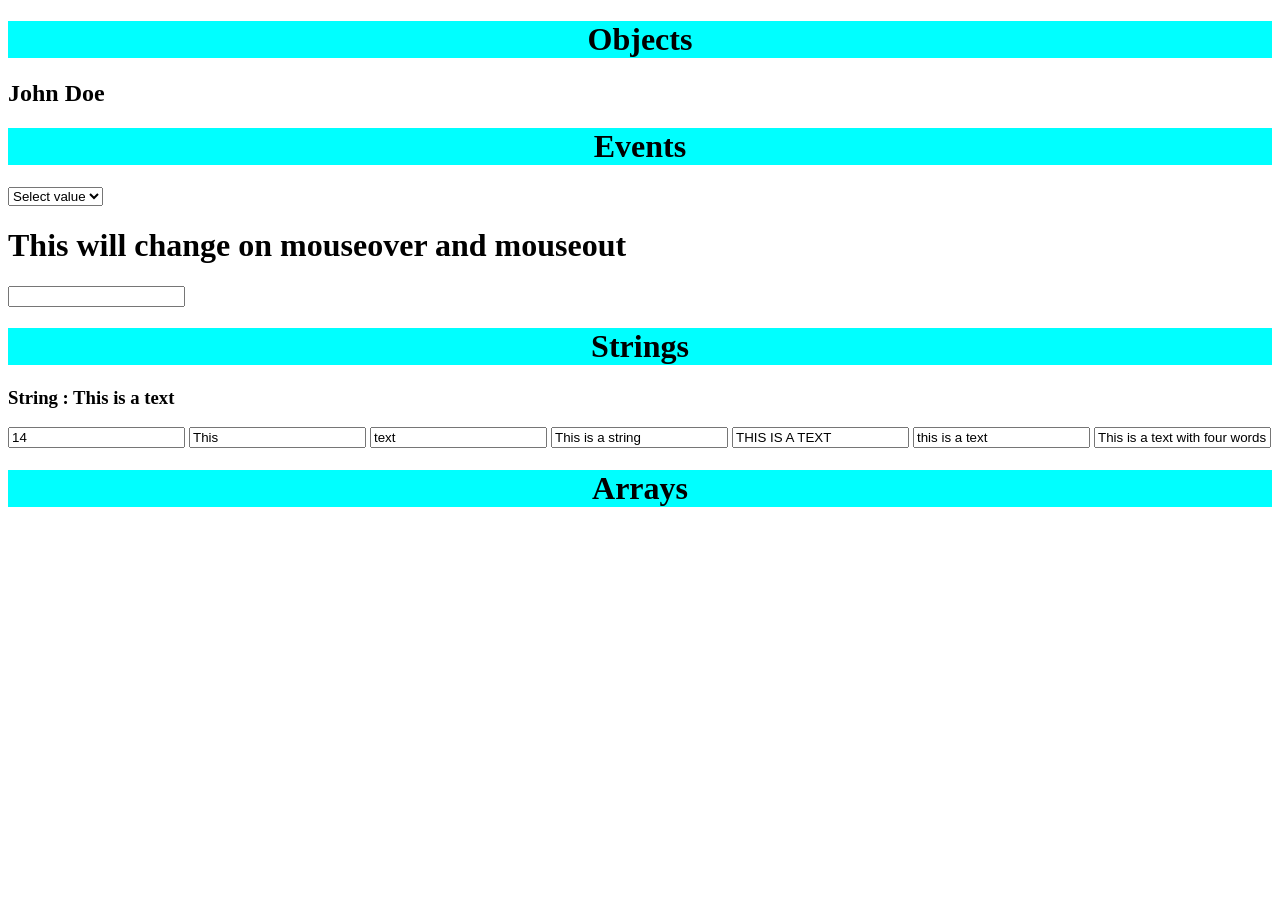
<file: LearnJS/index.html>
<!-- An object in javascript is like dictionaries in python -->
<!DOCTYPE html>
<html lang="en">

<head>
    <meta charset="UTF-8">
    <meta http-equiv="X-UA-Compatible" content="IE=edge">
    <meta name="viewport" content="width=device-width, initial-scale=1.0">
    <title>Learn javascript from scratch</title>
    <style>
        .heading {
            text-align: center;
            background-color: aqua;
        }
    </style>
</head>

<body>
    <!-- Object -->
    <h1 class="heading">Objects</h1>
    <h2 id="object"></h2>

    <!-- Events -->
    <h1 class="heading">Events</h1>
     <select name="events" id="events1" onchange="events1()">
         <option value="" disabled selected>Select value</option>
         <option value="Paras">Paras</option>
         <option value="Sourabh">Sourabh</option>
         <option value="Manoj">Manoj</option>
     </select>
     <h1 onmouseover="events2()" onmouseout="events3()" id="events2">This will change on mouseover and mouseout</h1>
     <input type="text" onkeydown="events4()" id="events4">

     <!-- Strings -->
     <h1 class="heading">Strings</h1>
     <h3 id="string"></h3>
     <input type="text" id="string1">
     <input type="text" id="string2">
     <input type="text" id="string3">
     <input type="text" id="string4">
     <input type="text" id="string5">
     <input type="text" id="string6">
     <input type="text" id="string7">
    <!--    slice(start, end)
            substring(start, end)
            substr(start, length)
    -->

    <!-- Arrays -->
    <h1 class="heading">Arrays</h1>


</body>

<script src="object.js"></script>
<script src="events.js"></script>
<script src="strings.js"></script>
<script src="strings.js"></script>

</html>
</file>
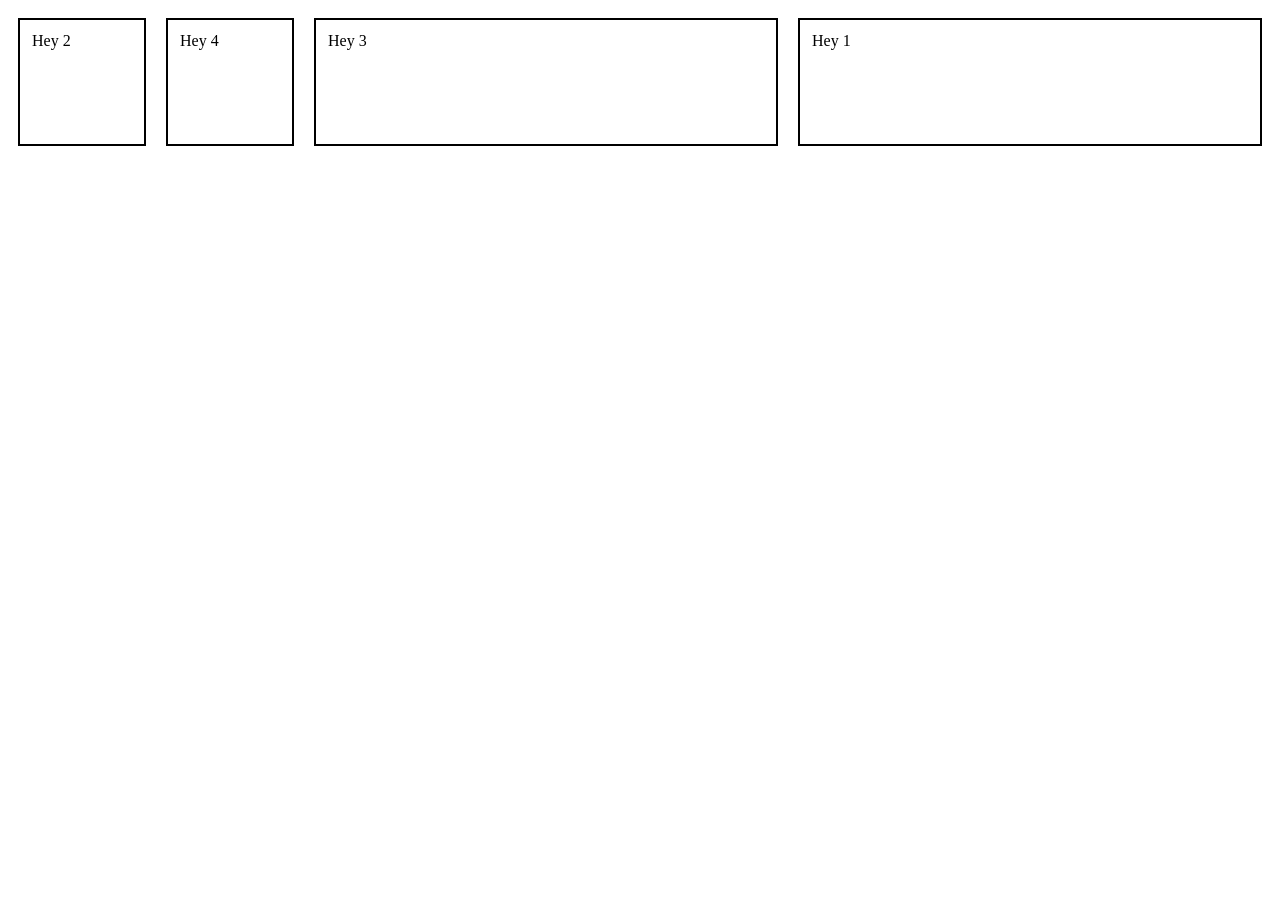
<file: 1_flex.html>
<!DOCTYPE html>
<html lang="en">
<head>
    <meta charset="UTF-8">
    <meta http-equiv="X-UA-Compatible" content="IE=edge">
    <meta name="viewport" content="width=device-width, initial-scale=1.0">
    <title>Flexbox</title>
    <link rel="stylesheet" href="1_flex.css">
</head>
<body>
    <div class="flex-container">
        <div class="flex-item item-1"> Hey 1
        </div>
        <div class="flex-item item-2"> Hey 2
        </div>
        <div class="flex-item item-3"> Hey 3
        </div>
        <div class="flex-item item-4"> Hey 4
        </div>
    </div>
</body>
</html>
</file>
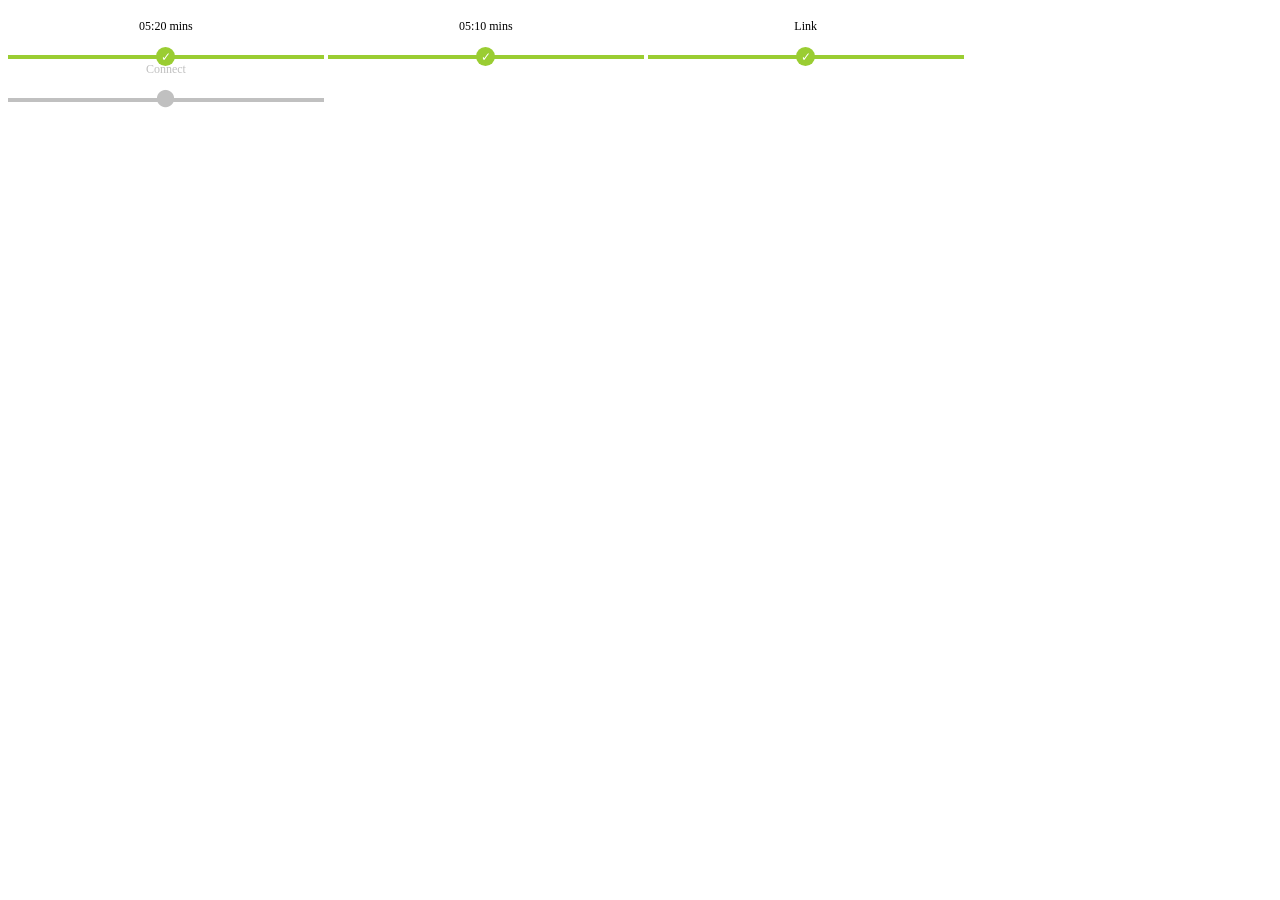
<file: progressbar.html>
<!DOCTYPE html>
<html lang="en">

<head>
    <meta charset="UTF-8">
    <meta http-equiv="X-UA-Compatible" content="IE=edge">
    <meta name="viewport" content="width=device-width, initial-scale=1.0">
    <title>Document</title>
    <style>
        .progress-meter {
            padding: 0;
        }

        ol.progress-meter {
            padding-bottom: 9.5px;
            list-style-type: none;
        }

        ol.progress-meter li {
            display: inline-block;
            text-align: center;
            text-indent: -19px;
            height: 36px;
            width: 24.99%;
            font-size: 12px;
            border-bottom-width: 4px;
            border-bottom-style: solid;
        }

        ol.progress-meter li:before {
            position: relative;
            float: left;
            text-indent: 0;
            left: -webkit-calc(50% - 9.5px);
            left: -moz-calc(50% - 9.5px);
            left: -ms-calc(50% - 9.5px);
            left: -o-calc(50% - 9.5px);
            left: calc(50% - 9.5px);
        }

        ol.progress-meter li.done {
            font-size: 12px;
        }

        ol.progress-meter li.done:before {
            content: "\2713";
            height: 19px;
            width: 19px;
            line-height: 21.85px;
            bottom: -28.175px;
            border: none;
            border-radius: 19px;
        }

        ol.progress-meter li.todo {
            font-size: 12px;
        }

        ol.progress-meter li.todo:before {
            content: "\2B24";
            font-size: 17.1px;
            bottom: -26.95px;
            line-height: 18.05px;
        }

        ol.progress-meter li.done {
            color: black;
            border-bottom-color: yellowgreen;
        }

        ol.progress-meter li.done:before {
            color: white;
            background-color: yellowgreen;
        }

        ol.progress-meter li.todo {
            color: silver;
            border-bottom-color: silver;
        }

        ol.progress-meter li.todo:before {
            color: silver;
        }
    </style>
</head>

<body>
    <!--Don't add spaces or newlines between the li elements!-->

    <div class="container">
        <ol class="progress-meter">
            <li class="progress-point done">05:20 mins</li>
            <li class="progress-point done">05:10 mins</li>
            <li class="progress-point done">Link</li>
            <li class="progress-point todo">Connect</li>
        </ol>
    </div>
</body>

</html>
</file>
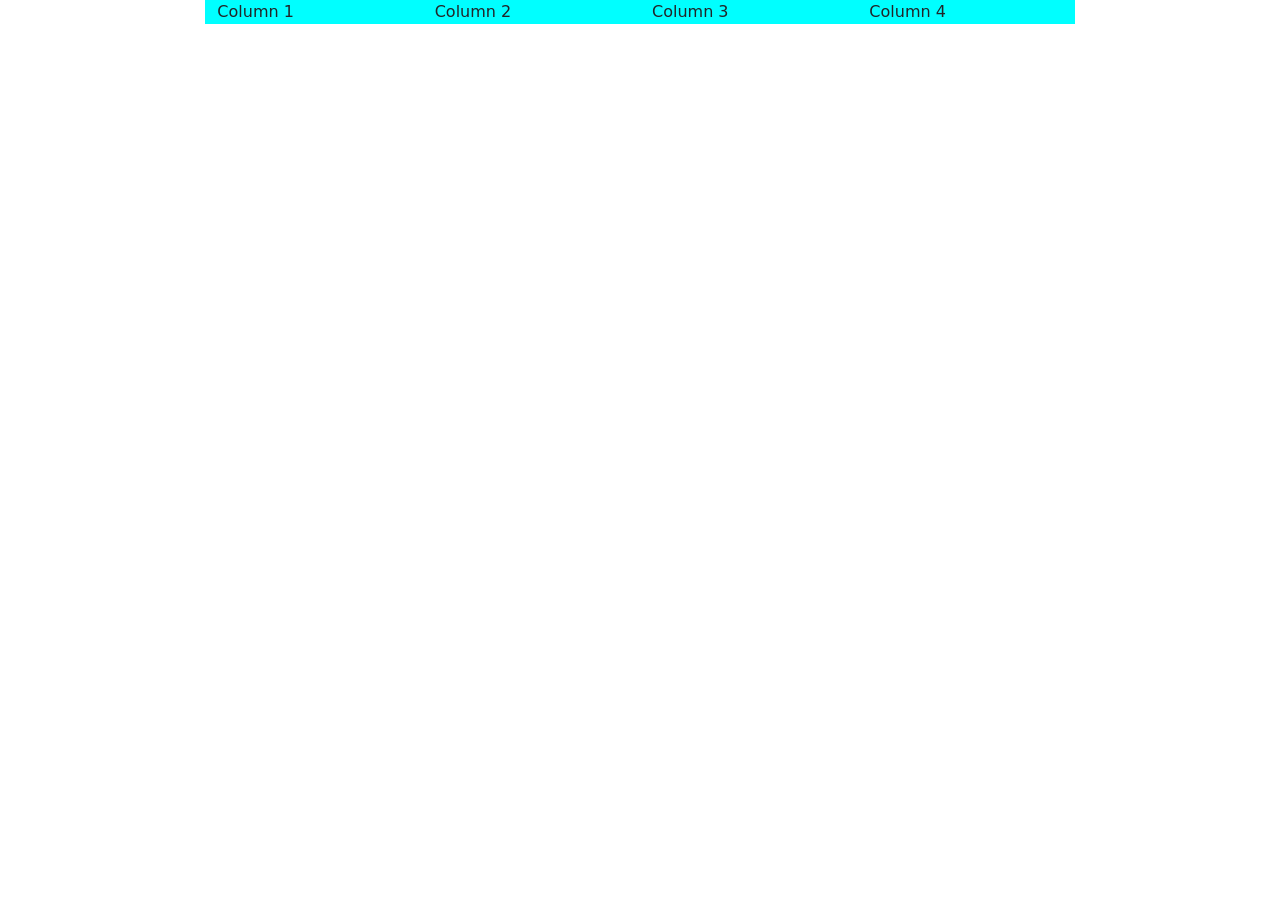
<file: test.html>
<!DOCTYPE html>
<html lang="en">
<head>
    <meta charset="UTF-8">
    <meta http-equiv="X-UA-Compatible" content="IE=edge">
    <meta name="viewport" content="width=device-width, initial-scale=1.0">
    <title>Document</title>
    <link href="https://cdn.jsdelivr.net/npm/bootstrap@5.2.2/dist/css/bootstrap.min.css" rel="stylesheet" integrity="sha384-Zenh87qX5JnK2Jl0vWa8Ck2rdkQ2Bzep5IDxbcnCeuOxjzrPF/et3URy9Bv1WTRi" crossorigin="anonymous">
<style>
    .col-lg-2{
        background-color: aqua;
    }
</style>
</head>
<body>
    <div class="row d-flex justify-content-center">
        <div class="col-lg-2 ">Column 1</div>
      
        <div class="col-lg-2 ">Column 2</div>
      
        <div class="col-lg-2 ">Column 3</div>
      
        <div class="col-lg-2 ">Column 4</div>
      </div>
</body>
</html>
</file>
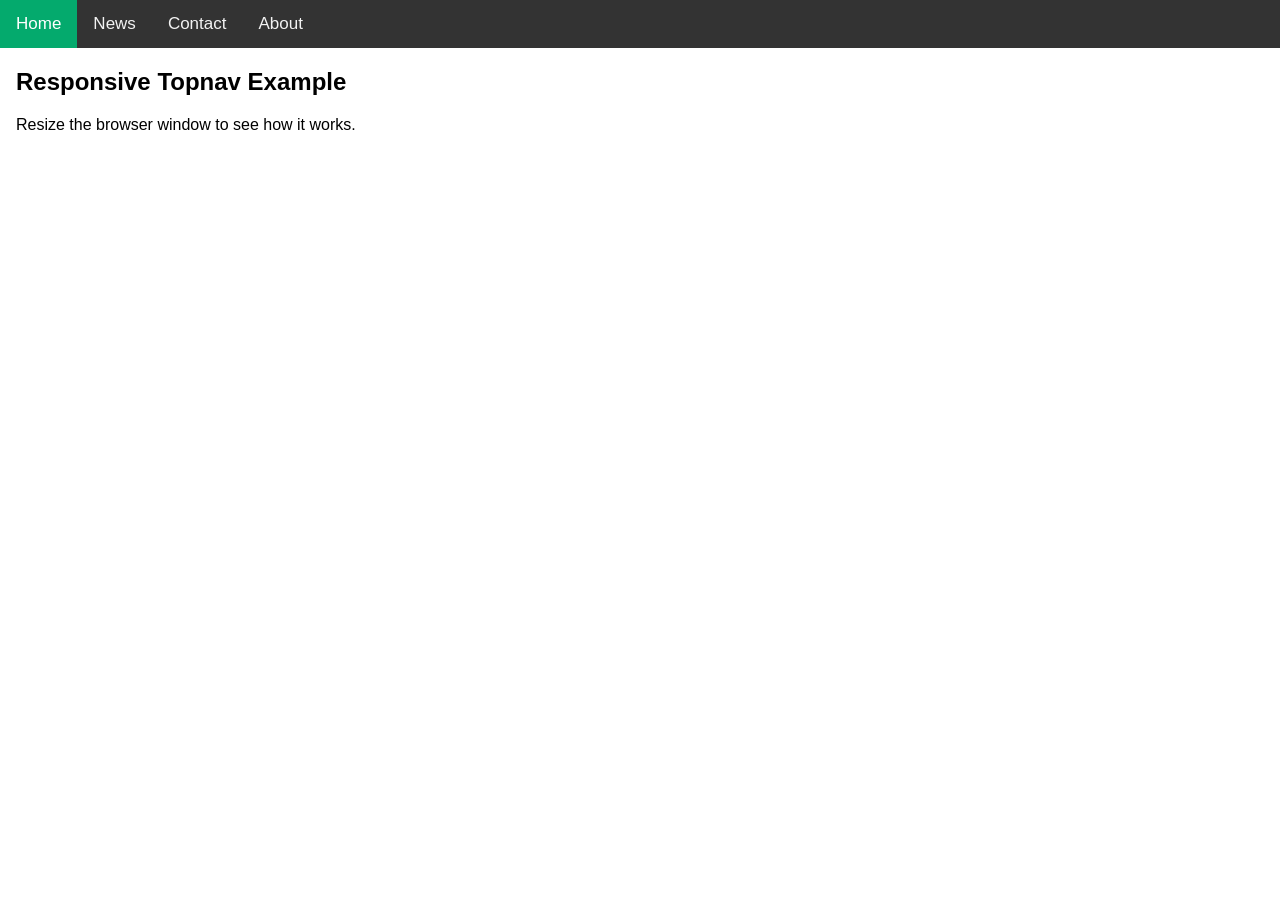
<file: responsive-navbar/nav.html>
<!DOCTYPE html>
<html lang="en">

<head>
    <meta charset="UTF-8">
    <meta http-equiv="X-UA-Compatible" content="IE=edge">
    <meta name="viewport" content="width=device-width, initial-scale=1.0">
    <title>Responsive navbar</title>
    <link rel="stylesheet" href="https://cdnjs.cloudflare.com/ajax/libs/font-awesome/4.7.0/css/font-awesome.min.css">
    <style>
body {
  margin: 0;
  font-family: Arial, Helvetica, sans-serif;
}

.topnav {
  overflow: hidden;
  background-color: #333;
}

.topnav a {
  float: left;
  display: block;
  color: #f2f2f2;
  text-align: center;
  padding: 14px 16px;
  text-decoration: none;
  font-size: 17px;
}

.topnav a:hover {
  background-color: #ddd;
  color: black;
}

.topnav a.active {
  background-color: #04AA6D;
  color: white;
}

.topnav .icon {
  display: none;
}

@media screen and (max-width: 600px) {
  .topnav a:not(:first-child) {display: none;}
  .topnav a.icon {
    float: right;
    display: block;
  }
}

@media screen and (max-width: 600px) {
  .topnav.responsive {position: relative;}
  .topnav.responsive .icon {
    position: absolute;
    right: 0;
    top: 0;
  }
  .topnav.responsive a {
    float: none;
    display: block;
    text-align: left;
  }
}
    </style>
</head>

<body>
    <div class="topnav" id="myTopnav">
        <a href="#home" class="active">Home</a>
        <a href="#news">News</a>
        <a href="#contact">Contact</a>
        <a href="#about">About</a>
        <a href="javascript:void(0);" class="icon" onclick="myFunction()">
          <i class="fa fa-bars"></i>
        </a>
      </div>
      
      <div style="padding-left:16px">
        <h2>Responsive Topnav Example</h2>
        <p>Resize the browser window to see how it works.</p>
      </div>
</body>

<script>
    function myFunction() {
      var x = document.getElementById("myTopnav");
      if (x.className === "topnav") {
        x.className += " responsive";
      } else {
        x.className = "topnav";
      }
    }
    </script>

</html>
</file>
<file: 1_flex.css>
.flex-container{
display:flex;
/* Center in a row */
justify-content: center; 
/* Center in a column */
align-items: center;
/* flex-direction: column; */
flex-wrap: wrap;

}
.flex-item{
    border:2px solid black;
    margin: 10px;
    padding: 12px;
    width: 100px;
    height: 100px;
}
.item-1{
    order:2;
    flex-grow: 3;
}
.item-3{
    order:1;
    flex-grow: 3;
}
.item-2{
    /* flex-shrink: 3; */
    align-self: center;
}
</file>
